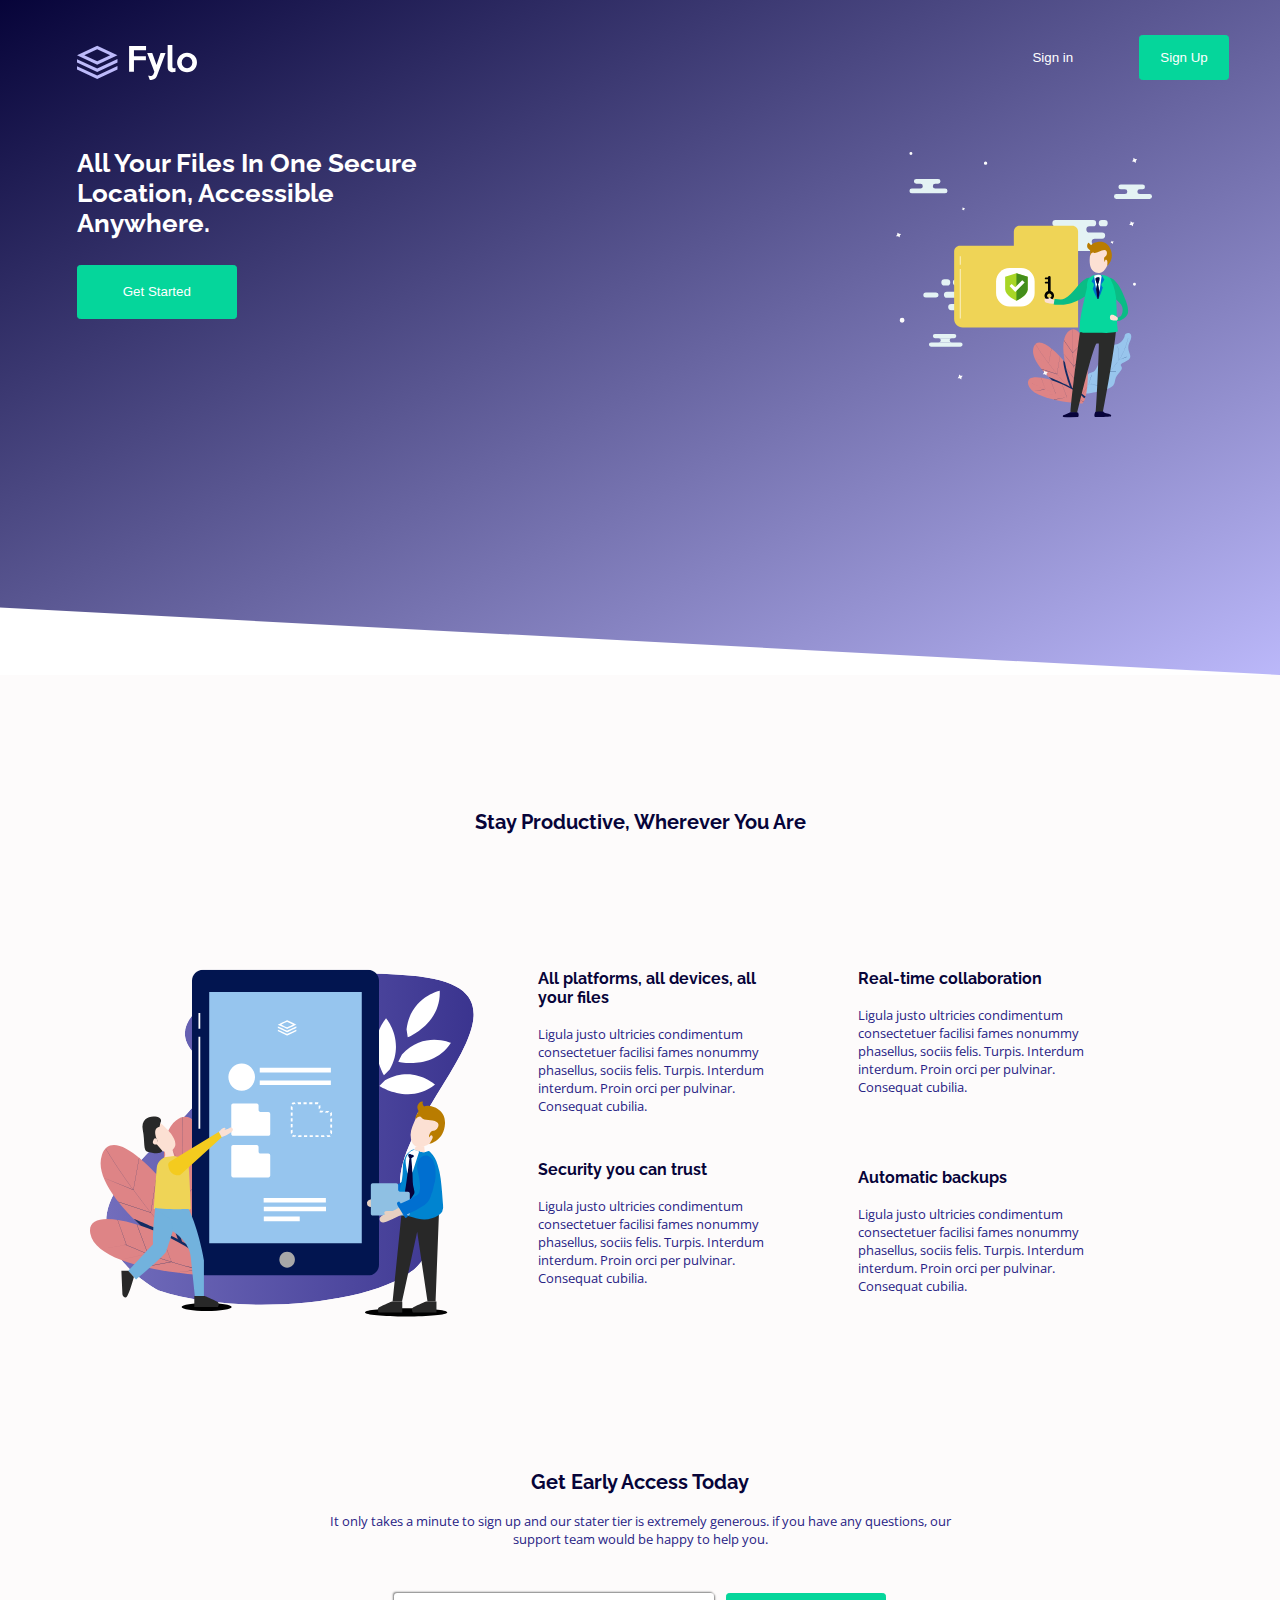
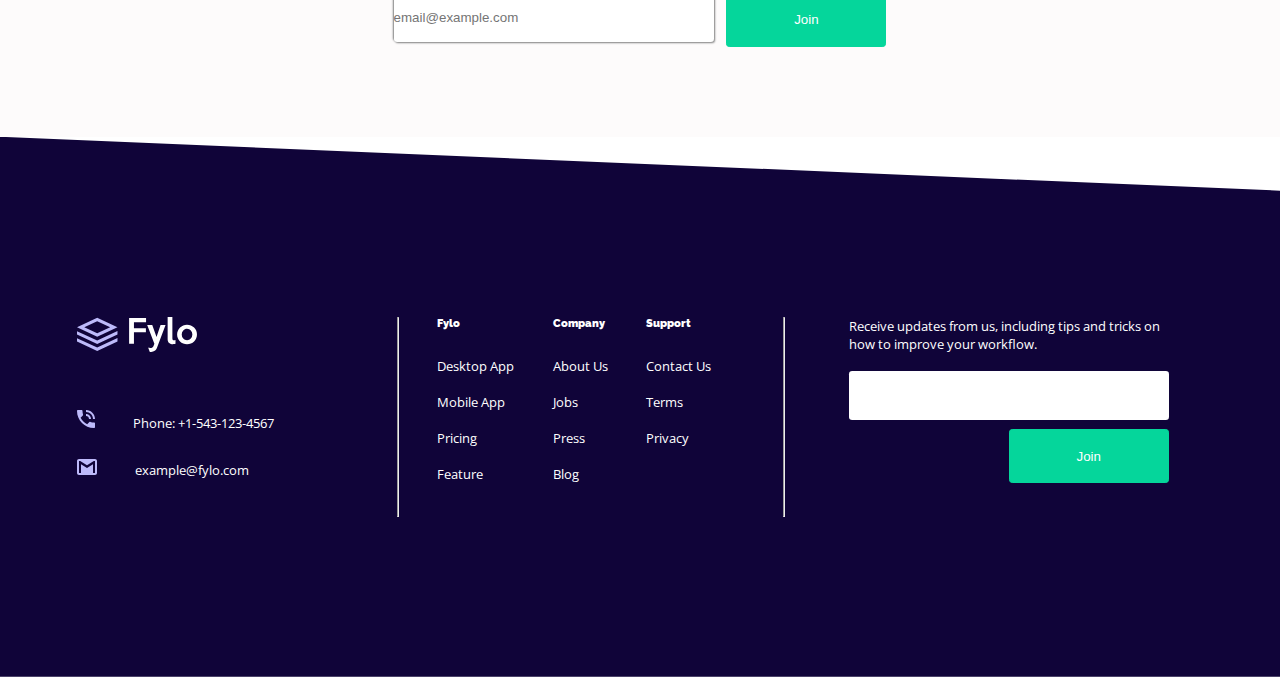
<file: index.html>
<!DOCTYPE html>
<html lang="en">
<head>
    <meta charset="UTF-8">
    <meta name="viewport" content="width=device-width, initial-scale=1.0">
    <meta http-equiv="X-UA-Compatible" content="ie=edge">
    <title>Document</title>
         <link rel="stylesheet" type="text/css" href="fylo-css.css">
        
    
</head>
<body>
        <header class="header">
            <div class="top">
                <img src="images/logo.svg" alt="logo" id="img1">
            </div>
            <div class='top register'>
                <button class="sign1">Sign in</button>
                <button class="sign2">Sign Up</button>
            </div>
            <div class="next1">
            <img src="images/illustration-hero.svg" alt="illustration-hero" id="img2">
            </div>
            <div class="next">
            <h4 class="num1">All Your Files In One Secure Location, Accessible Anywhere.</h4>
            <button class="get">Get Started</button>
            </div>
            
        </header>
        <div class="section">
            <h2 class="headings num2">Stay Productive, Wherever You Are</h2>
            <div class="left-flex">
            <img src="images/illustration-features.svg" alt="illustration-features" id="img3">
            <div class="first-column">
            <article class="left-up">
                <h3 class="headings a1">All platforms, all devices, all your files</h3>
                <p>Ligula justo ultricies condimentum consectetuer facilisi fames nonummy phasellus, sociis felis. Turpis. Interdum interdum. Proin orci per pulvinar. Consequat cubilia.</p>
            </article>
            <article class="left-down">
                <h3 class="headings a1">Security you can trust</h3>
                <p>Ligula justo ultricies condimentum consectetuer facilisi fames nonummy phasellus, sociis felis. Turpis. Interdum interdum. Proin orci per pulvinar. Consequat cubilia.</p>
            </article>
            </div>
            <div class="second-column">
            <article class="right-up">
                <h3 class="headings a1">Real-time collaboration</h3>
                <p>Ligula justo ultricies condimentum consectetuer facilisi fames nonummy phasellus, sociis felis. Turpis. Interdum interdum. Proin orci per pulvinar. Consequat cubilia.</p>
            </article>
            <article class="right-down">
                <h3 class="headings a1">Automatic backups</h3>
                <p>Ligula justo ultricies condimentum consectetuer facilisi fames nonummy phasellus, sociis felis. Turpis. Interdum interdum. Proin orci per pulvinar. Consequat cubilia.</p>
            </article>
            </div>
            </div>
            <h2 class="headings num3">Get Early Access Today</h2>
            <p class="para">It only takes a minute to sign up and our stater tier is extremely generous. if you have any questions, our support team would be happy to help you.</p> 
            <div class="email-button">
            <input type="email" placeholder="email@example.com" id="first">
            <button class="join">Join</button> 
            </div>          
        </div>
        <footer class="footer">
            <div id="left-div">
            <img src="images/logo.svg" alt="logo" class="footimg1"><br/>
            <div class="group-icon"><img src="images/icon-phone.svg" alt="icon-phone" class="footimg"><span>Phone: +1-543-123-4567</span></div>
            <div class="group-icon"><img src="images/icon-email.svg" alt="icon-email" class="footimg"><span>example@fylo.com</span></div>
            </div><hr class="hr1">
            <!-- <div id="right-and-center"> -->
            <div id="center-div">
                <section id="left-sec">
                    <h5 class="headings foothead">Fylo</h5>
                    <ul>
                        <li>Desktop App</li>
                        <li>Mobile App</li>
                        <li>Pricing</li>
                        <li>Feature</li>
                    </ul>
                </section>
                <section id="center-sec">
                    <h5 class="headings foothead">Company</h5>
                    <ul>
                        <li>About Us</li>
                        <li>Jobs</li>
                        <li>Press</li>
                        <li>Blog</li>
                    </ul>
                </section>
                <section id="right-sec">
                    <h5 class="headings foothead">Support</h5>
                    <ul>
                        <li>Contact Us</li>
                        <li>Terms</li>
                        <li>Privacy</li>
                    </ul>
                </section>
            </div><hr class="hr2">
            <div id="right-div">
                <p id="last-p">Receive updates from us, including tips and tricks on how to improve your workflow.</p><br/>
                <input type="email" name="email" id="last"><br/>
                <button class="join2">Join</button>
            </div>
            <!-- </div> -->
        </footer>
    
</body>
</html>
</file>
<file: fylo-css.css>
@import url("https://fonts.googleapis.com/css?family=Open+Sans");
 @import url("https://fonts.googleapis.com/css?family=Raleway");
 
 *, *::before, *::after{
    padding: 0; 
    margin: 0;
 }
 body {
     font-family: "Open Sans";
     font-size: 1.05vw;
     font-weight: 400;
     background-color: white;
     width: 100vw;
     overflow-x: hidden;
     display: block;
 }
 h2, h3, h4, h5 {
     font-family: Raleway;
     font-weight: 700;
 }
 .header {
     display: flex;
     flex-direction: column;
     background-image: linear-gradient(to left top, hsl(243, 86%, 85%), hsl(243, 87%, 12%));
     height: 75vh;
     clip-path: polygon(0 0, 100% 0, 100% 100%, 0 90%);
     width: 100vw;
     overflow-x: hidden;
 }
 .top {
     display: flex;
     flex-direction: row;
     justify-content: flex-start;
 }
 .register {
     justify-content: flex-end;
 }
 .next {
     margin-top: -35vh;
     display: flex;
     flex-direction: column;
     justify-content: flex-start;

 }
 .next1 {
     display: flex;
     flex-direction: row;
     justify-content: flex-end;
     margin-top: 30vh;
 }
 #img1 {
     max-width: 100%;
     height: auto;
     margin-left: 6vw;
     margin-top: 5vh;
 }
 .sign1 {
     margin-top: -5vh;
     margin-right: 4vw;
     width: 5.5vw;
     height: 5vh;
     background: transparent;
     color: white;
     border: none;
 }
 .sign2 {
     margin-top: -5vh;
     margin-right: 4vw;
     width: 7vw;
     height: 5vh;
     border-radius: 0.25vw;
     color: white;
     background: hsl(163, 95%, 43%);
     border: 1px solid hsl(163, 95%, 43%);
 }
 #img2 {
     justify-content: flex-end;
     margin-right: 10vw;
     margin-top: -22vh;
     max-width: 20%;
     height: auto;
 }
 .num1 {
     margin-top: 5vh;
     margin-left: 6vw;
     margin-bottom: 3vh;
     width: 30vw;
     color: white;
     font-size: 2vw;
 }
 .get {
     width: 12.5vw;
     height: 6vh;
     margin-left: 6vw;
     border-radius: 0.25vw;
     background: hsl(163, 95%, 43%);
     border: 1px solid hsl(163, 95%, 43%);
     color: white;
 }
 .section {
     display: flex;
     flex-direction: column;
     align-items: center;
     background: rgb(253, 251, 251);
     width: 100vw;
 }
 .num2 {
     margin-top: 15vh;
 }
 .left-flex {
     margin-top: 15vh;
     display: flex;
     flex-direction: row;
     margin-bottom: 15vh;
 }
 #img3 {
     max-width: 30vw;
     height: auto;
     margin-left: -6vw;
     margin-bottom: 2vh;
 }
 .first-column, .second-column {
     margin-left: 5vw;
 }
 .left-up, .left-down, .right-up, .right-down {
     width: 20vw;
 }
 .left-up {
     margin-bottom: 5vh;
 }
 .right-up {
     margin-bottom: 8vh;
 }
 .para {
     margin-top: 2vh;
     width: 50vw;
     text-align: center;
     margin-bottom: 5vh;
 }
 .email-button {
     display: flex;
     margin-bottom: 10vh;
     flex-direction: row;
 }
 #first {
     width: 25vw;
     height: 5.5vh;
     border-radius: 0.25vw;
     border: none;
     box-shadow: -1px -1px 2px hsl(0, 0%, 50%), 1px 1px 2px hsl(0, 0%, 50%);
 }
 .join {
     margin-left: 1vw;
     width: 12.5vw;
     height: 6vh;
     border-radius: 0.25vw;
     background: hsl(163, 95%, 43%);
     border: 1px solid hsl(163, 95%, 43%);
     color: white;
 }
 .footer {
     background: hsl(253, 87%, 12%);
     color: white;
     display: flex;
     flex-direction: row;
     justify-content: flex-start;
     width: 100vw;
     height: 60vh;
     clip-path: polygon(0 0, 100% 10%, 100% 100%, 0 100%);
 }
 #left-div {
     margin-top: 20vh;
     margin-left: 6vw;
     margin-right: 5vw;
     width: 20vw;
 }
 #right-div {
     display: flex;
     flex-direction: column;
     align-items: flex-end;
     margin-top: 20vh;
     margin-left: 5vw;
     width: 25vw;
 }
 #center-div {
     display: flex;
     flex-direction: row;
     margin-top: 20vh;
     margin-left: 3vw;
     justify-items: center;
     width: 25vw;
 }

 .footimg1 {
     max-width: 100%;
     height: auto;
     margin-bottom: 6vh;
 }
 .group-icon {
     margin-bottom: 3vh;
 }
 span {
     margin-left: 3vw;
 }
 hr {
     margin-top: 20vh;
     height: 22vh;
 }
 .hr2 {
    margin-left: 2vw;
 }
 li {
     list-style: none;
     margin-top: 2vh;
 }
 #center-sec {
     margin-left: 3vw;
 }
 #right-sec {
     margin-left: 3vw;
 }
 #last {
     height: 5.5vh;
     border-radius: 0.25vw;
     width: 25vw;
     border: none;
 }
 .join2 {
     height: 6vh;
     border-radius: 0.25vw;
     width: 12.5vw;
     align-self: right;
     margin-top: -1vh;
     background: hsl(163, 95%, 43%);
     border: 1px solid hsl(163, 95%, 43%);
     color: white;
 }
 .headings {
     color: hsl(243, 87%, 12%);
 }
 p, .para {
     color: hsl(243, 58%, 33%);
 }
 .foothead {
     color: white;
     font-weight: 900;
     margin-bottom: 3vh;
 }
 #last-p {
     color: white;
 }
 .a1 {
     margin-bottom: 2vh;
 }
 @media screen and (max-width: 520px) {
    .next1, .next {
        flex-direction: column;
        align-items: center;
    }
    .next {
        margin-top: 4vh;
    }
    .next1 {
        margin-left: 7vw;
        margin-top: 30vh;
    }
    .sign1 {
        margin-right: 7vw;
        width: 10vw;
        height: 3vh;
        font-size: 1.07vh;
    }
    .sign2 {
        margin-right: 10vw;
        width: 10vw;
        height: 3vh;
        font-size: 1.07vh;
    }
    #img2 {
        max-width: 35%;
    }
    .num1 {
        width: 60vw;
        font-size: 2.5vh;
        text-align: center;
    }
    .get {
        font-size: 1.07vh;
        width: 20vw;
        height: 3vh;
    }
    .num2 {
        margin-top: 5vh;
        font-size: 2.5vh;
        width: 50vw;
        text-align: center;
    }
    .left-flex {
        flex-direction: inherit;
        margin-top: 5vh;
        align-items: flex-start;
    }
    #img3 {
        max-width: 55vw;
        margin: 0 auto;
        margin-bottom: 3vh;
    }
    p {
        font-size: 2vh;
    }
    .a1 {
        font-size: 2.3vh;
    }
    .first-column {
        margin-bottom: 3vh;
    }
    .left-up, .left-down, .right-up, .right-down {
        width: 80vw;
        margin-bottom: 3vh;
    }

    .first-column, .second-column {
        margin-left: -15vw;
    }
    .num3 {
        font-size: 2.3vh;
        margin-top: -10vh;
    }
    .para {
        width: 90vw;
    }
    .email-button {
        flex-direction: column;
    }
    #first {
        width: 70vw;
        margin-bottom: 3vh;
    }
    .join {
        width: 70vw;
        margin-left: 0;
    }
    .footer {
        flex-direction: column;
        height: 150vh;
        align-items: flex-start;
    }
    hr {
        display: none;
    }
    
    #left-div, #center-div, #right-div {
        width: 80vw;
        margin-left: 15vw;
    }
    .footimg1 {
        width: 60%;
        margin-bottom: 3vh;
    }
    .group-icon {
        width: 100%;
    }
    span {
        font-size: 4vw;
    }
    #right-div {
        margin-top: -105vh;
        align-items: flex-start;
    }
    #last-p {
        text-align: center;
        margin-bottom: 2vh;
        width: 60vw;
    }
    #center-div {
        display: flex;
        flex-direction: column;
        margin-top: 35vh;
    }
    #last {
        margin-bottom: 2vh;
        min-width: 65vw;
    }
    .join2 {
        min-width: 40vw;
        align-self: flex-end;
        margin-right: 14.8vw;
        margin-bottom: 10vh;
    }
    .foothead {
        font-size: 3.5vw;
    }
    #left-sec, #center-sec, #right-sec {
        margin-bottom: 5vh;
    }
    #center-sec, #right-sec {
        margin-left: 0;
    }
    li {
        font-size: 1.6vh;
    }
 }
</file>
